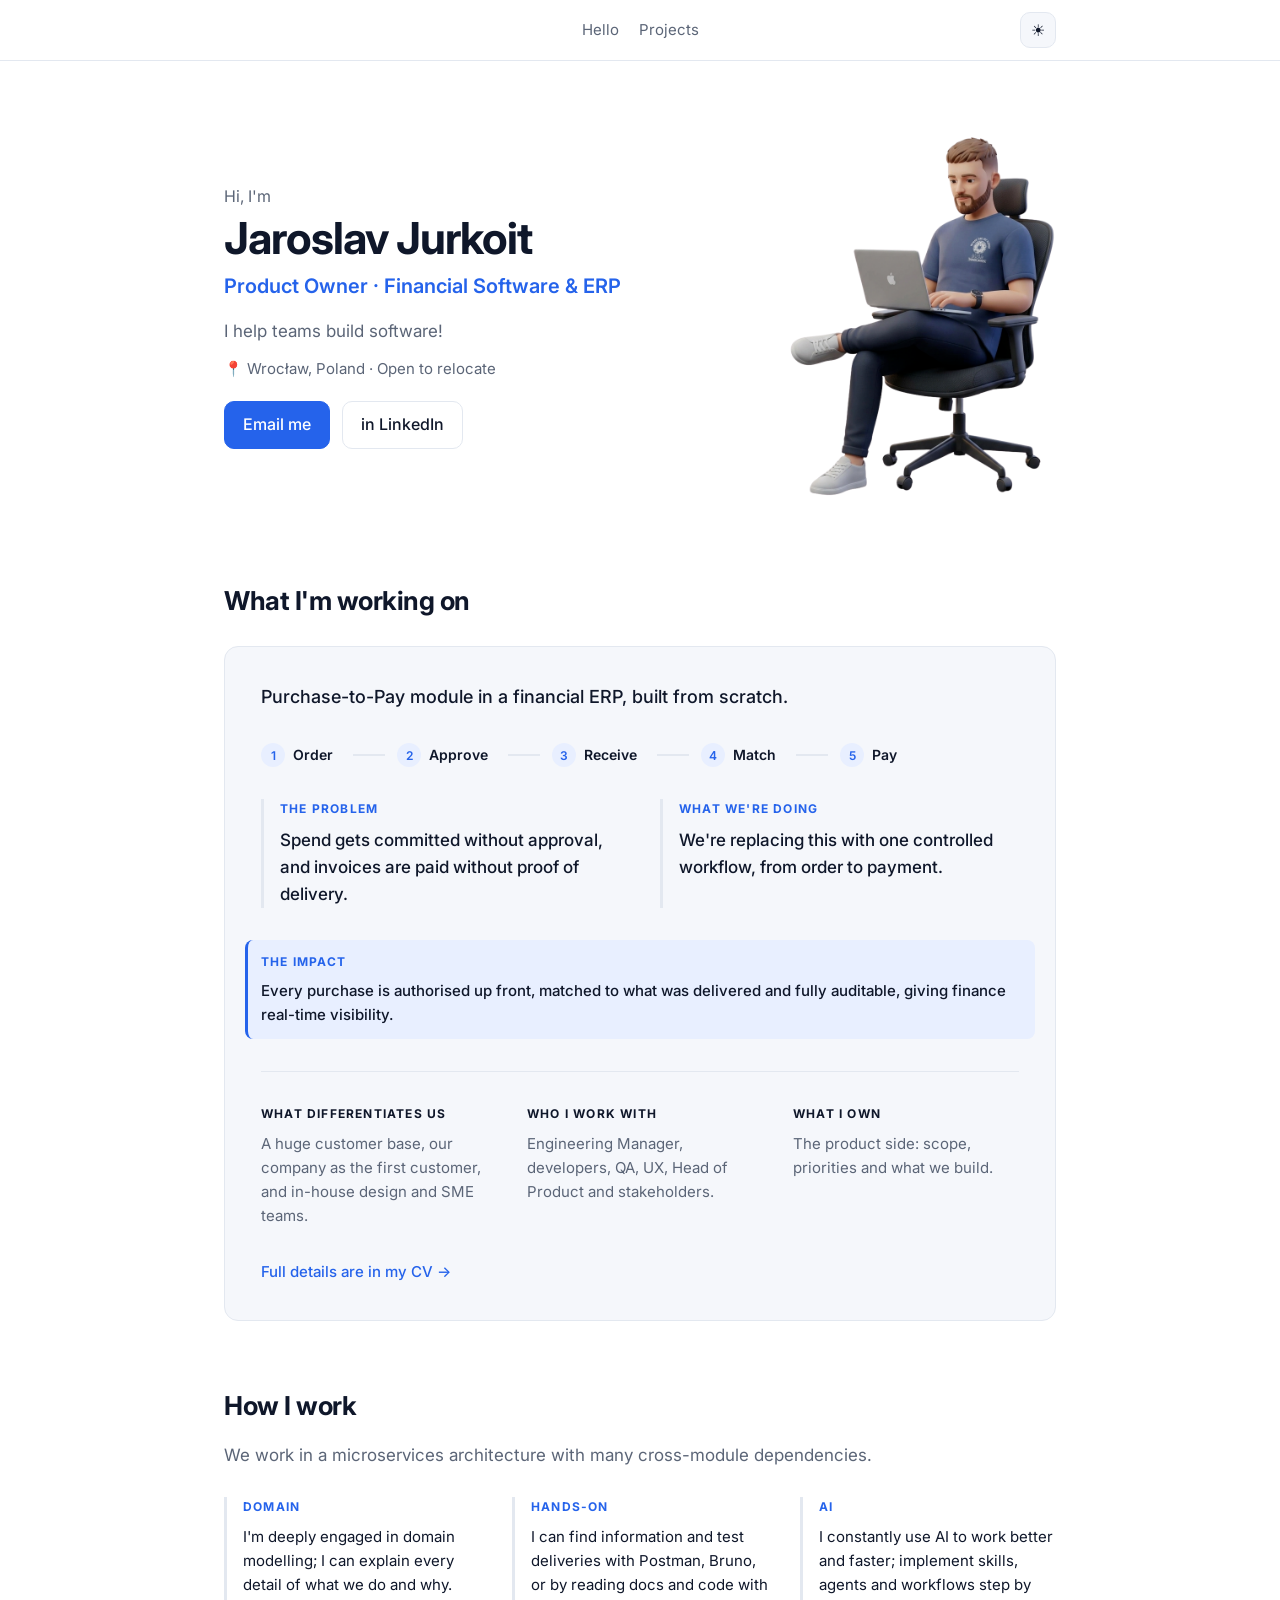
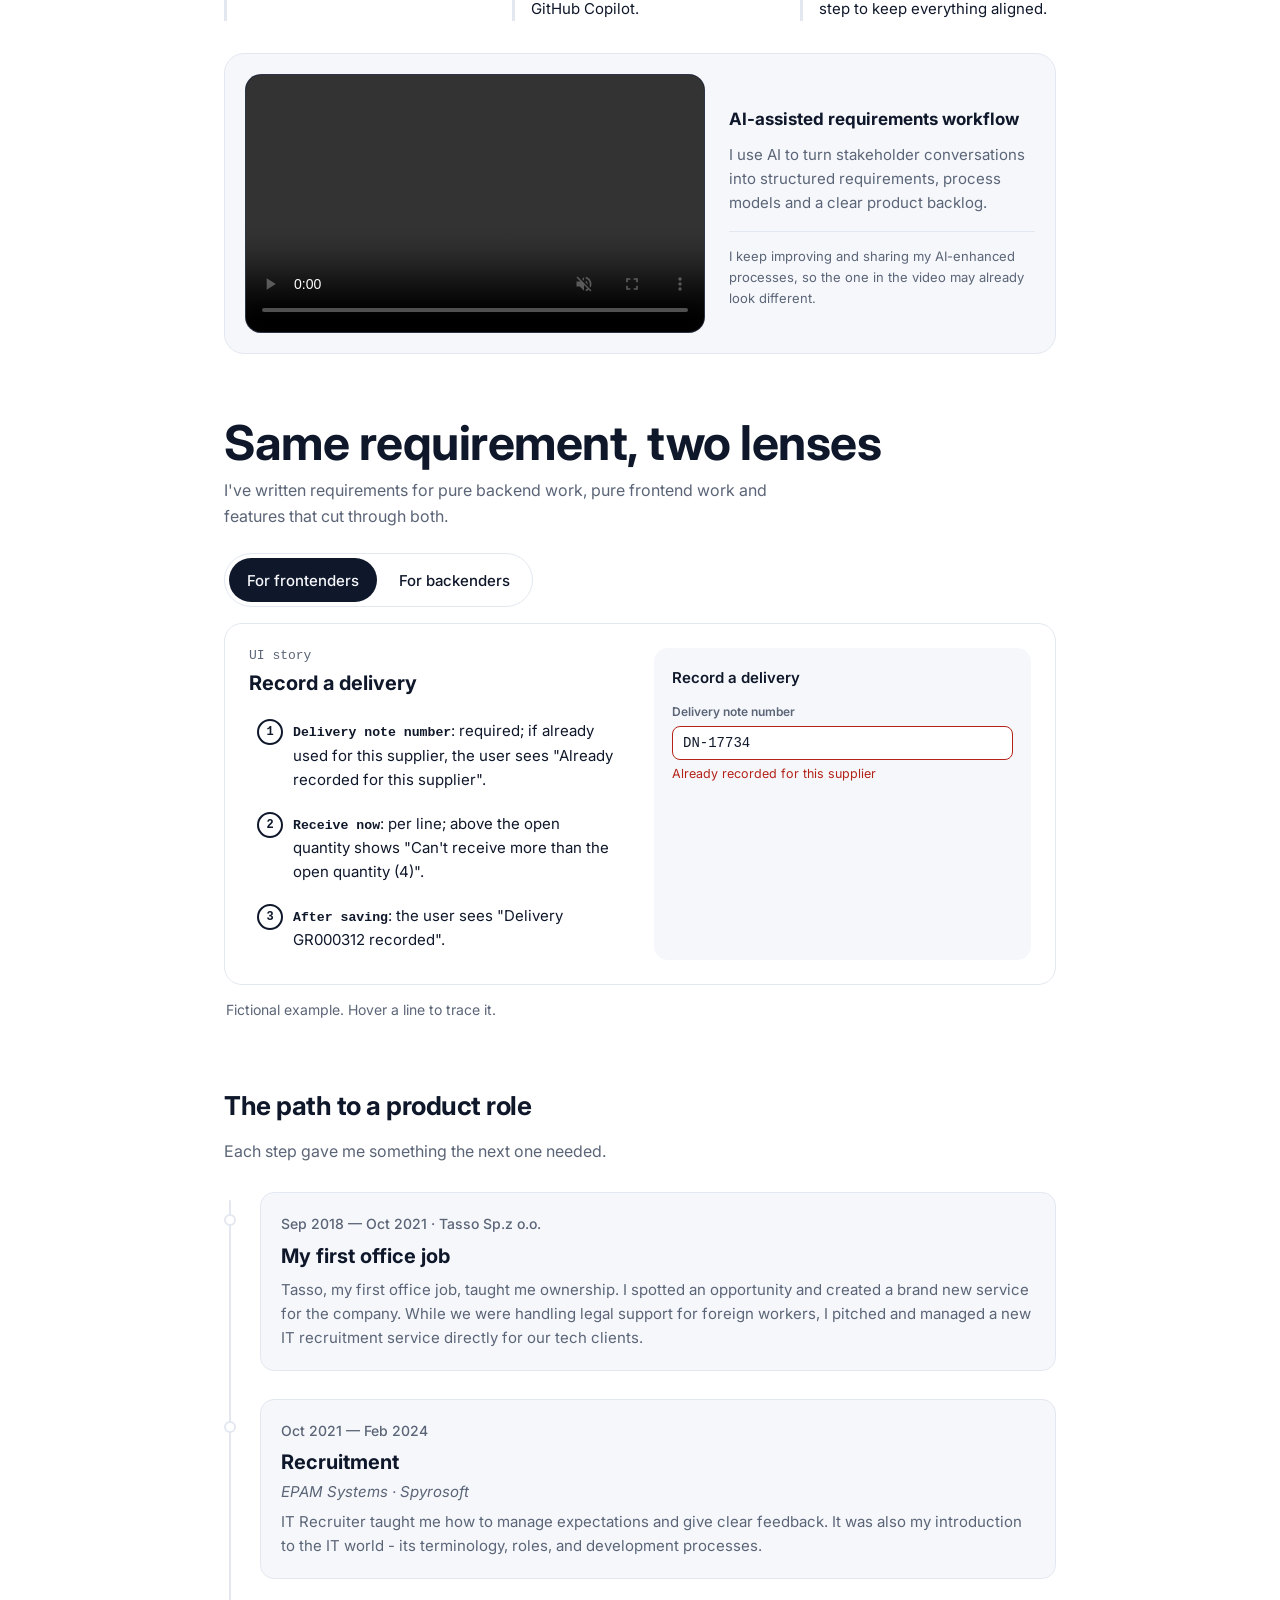
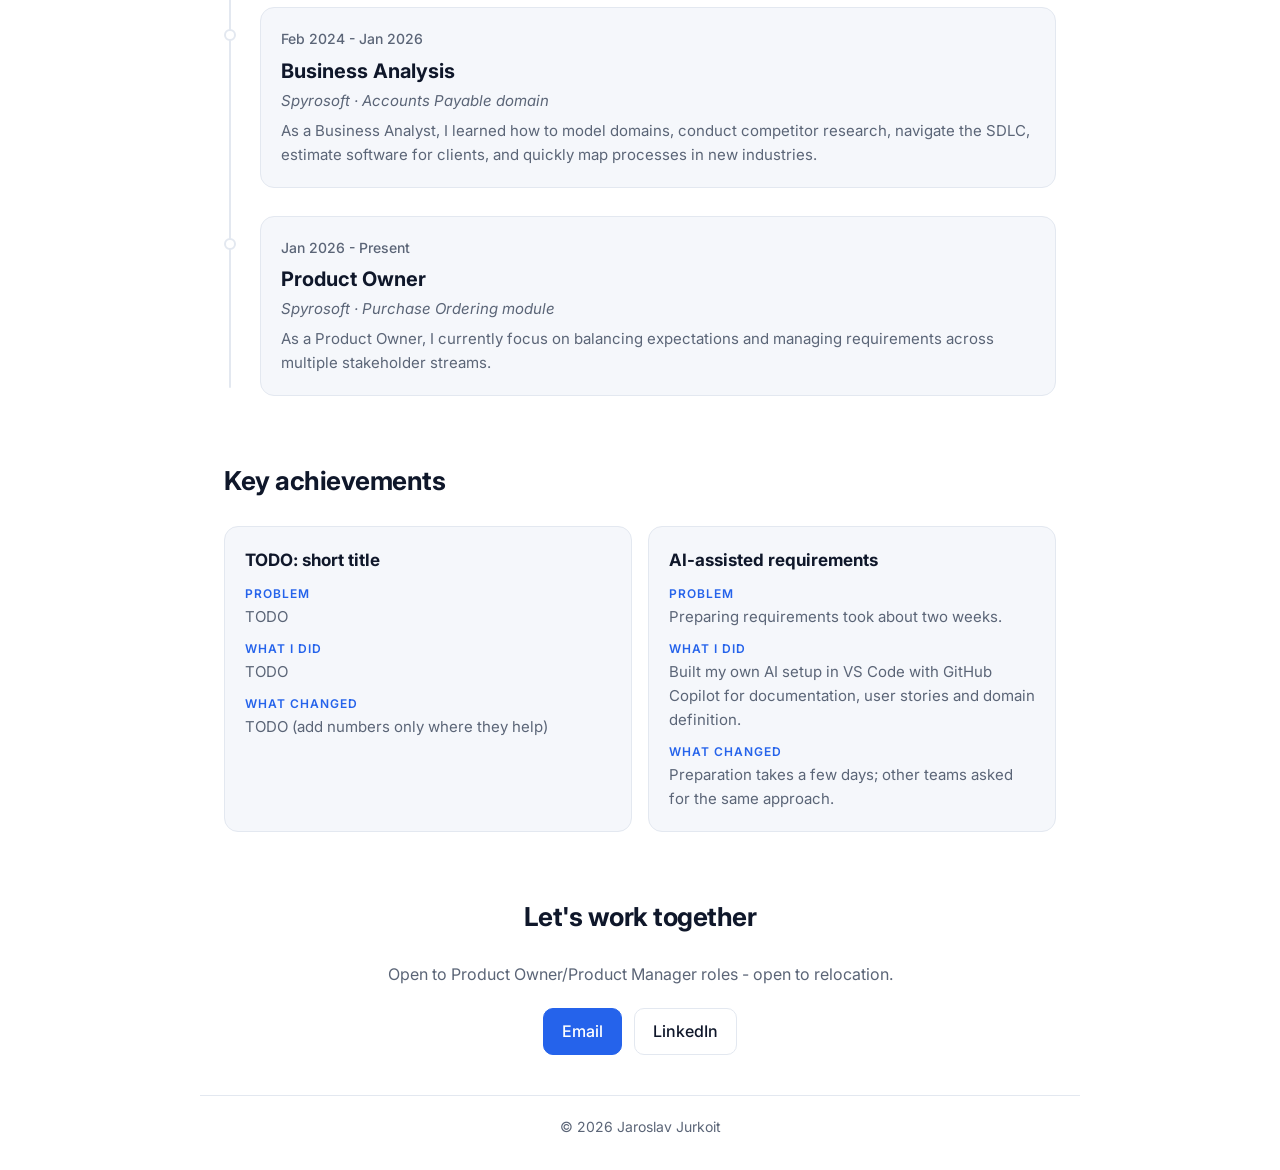
<file: index.html>
<!DOCTYPE html>
<html lang="en">
<head>
  <meta charset="UTF-8">
  <meta name="viewport" content="width=device-width, initial-scale=1.0">
  <title>Jaroslav Jurkoit — Product Owner</title>
  <meta name="description" content="Jaroslav Jurkoit — Product Owner in financial software & ERP. Wrocław, Poland · Open to remote.">
  <link rel="icon" type="image/png" href="v2/favicon.png">
  <link rel="preconnect" href="https://fonts.googleapis.com">
  <link rel="preconnect" href="https://fonts.gstatic.com" crossorigin>
  <link href="https://fonts.googleapis.com/css2?family=Inter:wght@400;500;600;700&display=swap" rel="stylesheet">
  <link rel="stylesheet" href="style.css">
  <link rel="stylesheet" href="v2/v2.css">
  <link rel="stylesheet" href="v2/audiences.css">
  <script>
    // Apply saved theme before paint to avoid a flash
    (function () {
      var t = localStorage.getItem('theme');
      if (t) document.documentElement.setAttribute('data-theme', t);
    })();
  </script>
</head>
<body>
  <header class="nav">
    <div class="container nav-inner">
      <nav>
        <a href="#hello">Hello</a>
        <a href="v2/side-projects.html">Projects</a>
      </nav>
      <button class="theme-toggle" id="themeToggle" aria-label="Toggle dark mode">
        <span class="icon-sun">☀</span><span class="icon-moon">☾</span>
      </button>
    </div>
  </header>

  <main id="top">
    <!-- 1. Hello — who I am now -->
    <section id="hello" class="hero hero-character">
      <div class="hero-copy">
        <p class="eyebrow">Hi, I'm</p>
        <h1>Jaroslav Jurkoit</h1>
        <p class="role">Product Owner · Financial Software &amp; ERP</p>
        <!-- TODO: replace with your own short personal text (2–3 sentences, no CV recap) -->
        <p class="lead">
          I help teams build software! 
        </p>
        <p class="meta">📍 Wrocław, Poland · Open to relocate</p>
        <div class="links">
          <a class="btn primary" href="mailto:jaroslaw.jurkoic@gmail.com">Email me</a>
          <a class="btn" href="https://www.linkedin.com/in/jaroslav-jurkoit" target="_blank" rel="noopener">in LinkedIn</a>
        </div>
      </div>
      <div class="hero-art">
        <img src="v2/hero-character.png" alt="Illustration of Jaroslav working on a laptop">
      </div>
    </section>

    <!-- 2. What I'm working on -->
    <section id="now" class="container section">
      <h2>What I'm working on</h2>
      <div class="now reveal">
        <div class="now-head">
          <p>Purchase-to-Pay module in a financial ERP, built from scratch.</p>
        </div>

        <ol class="p2p" aria-label="Purchase-to-Pay workflow: order, approve, receive, match, pay">
          <li><span class="p2p-dot">1</span>Order</li>
          <li><span class="p2p-dot">2</span>Approve</li>
          <li><span class="p2p-dot">3</span>Receive</li>
          <li><span class="p2p-dot">4</span>Match</li>
          <li><span class="p2p-dot">5</span>Pay</li>
        </ol>

        <div class="now-pair">
          <div><h4>The problem</h4><p>Spend gets committed without approval, and invoices are paid without proof of delivery.</p></div>
          <div><h4>What we're doing</h4><p>We're replacing this with one controlled workflow, from order to payment.</p></div>
        </div>

        <div class="now-impact">
          <h4>The impact</h4>
          <p>Every purchase is authorised up front, matched to what was delivered and fully auditable, giving finance real-time visibility.</p>
        </div>

        <div class="now-small">
          <div><h4>What differentiates us</h4><p>A huge customer base, our company as the first customer, and in-house design and SME teams.</p></div>
          <div><h4>Who I work with</h4><p>Engineering Manager, developers, QA, UX, Head of Product and stakeholders.</p></div>
          <div><h4>What I own</h4><p>The product side: scope, priorities and what we build.</p></div>
        </div>

        <a class="more" href="https://www.linkedin.com/in/jaroslav-jurkoit" target="_blank" rel="noopener">Full details are in my CV →</a>
      </div>
    </section>

    <!-- 3. How I work -->
    <section id="approach" class="container section">
      <h2>How I work</h2>
      <p class="how-lead">We work in a microservices architecture with many cross-module dependencies.</p>
      <div class="how-points">
        <div><h4>Domain</h4><p>I'm deeply engaged in domain modelling; I can explain every detail of what we do and why.</p></div>
        <div><h4>Hands-on</h4><p>I can find information and test deliveries with Postman, Bruno, or by reading docs and code with GitHub Copilot.</p></div>
        <div><h4>AI</h4><p>I constantly use AI to work better and faster; implement skills, agents and workflows step by step to keep everything aligned.</p></div>
      </div>
      <div class="project-demo how-work-demo">
        <div class="video-wrap">
          <video class="project-video how-video" controls muted playsinline preload="metadata" aria-label="AI-assisted requirements workflow demo">
            <source src="ai-requirements-workflow%20%281%29.mp4" type="video/mp4">
            Your browser does not support embedded video.
          </video>
        </div>
        <div class="project-copy">
          <h3>AI-assisted requirements workflow</h3>
          <p>I use AI to turn stakeholder conversations into structured requirements, process models and a clear product backlog.</p>
          <p class="how-note">I keep improving and sharing my AI-enhanced processes, so the one in the video may already look different.</p>
        </div>
      </div>
    </section>

    <section id="audiences" class="container section" aria-labelledby="audiences-title">
      <div class="aud-wrap">
        <h2 id="audiences-title">Same requirement, two lenses</h2>
        <p class="aud-lead">I've written requirements for pure backend work, pure frontend work and features that cut through both.</p>

        <div class="aud-tabs" role="tablist" aria-label="Audience">
          <button role="tab" aria-selected="true" aria-controls="aud-ui" data-audience="ui" tabindex="0">For frontenders</button>
          <button role="tab" aria-selected="false" aria-controls="aud-be" data-audience="be" tabindex="-1">For backenders</button>
        </div>

        <div class="aud-card">
          <div>
            <p class="aud-kicker" id="aud-kicker">UI story</p>
            <h3>Record a delivery</h3>
            <ol class="aud-items" id="aud-items"></ol>
          </div>

          <div class="aud-stage" id="aud-ui" role="tabpanel" aria-label="Screen built from the UI story">
            <div class="aud-screen-title">Record a delivery</div>
            <div class="aud-fld" data-aud-to="1"><label>Delivery note number</label><div class="aud-box">DN-17734</div><div class="aud-err">Already recorded for this supplier</div></div>
            <div class="aud-fld" data-aud-to="2"><label>Receive now: Monitor arm</label><div class="aud-box">5</div><div class="aud-err">Can't receive more than the open quantity (4)</div></div>
            <div class="aud-save" data-aud-to="3"><span class="aud-btn">Save delivery</span><span class="aud-ok">Delivery GR000312 recorded</span></div>
          </div>

          <div class="aud-stage" id="aud-be" role="tabpanel" aria-label="API and schema built from the backend story" hidden>
            <div class="aud-code" data-aud-to="3"><b>POST</b> /goods-receipts → 201 GR000312</div>
            <div class="aud-tables">
              <div class="aud-tbl"><div class="aud-th">goods_receipt</div>
                <div class="aud-tr" data-aud-to="3"><span>reference_number</span><span>UQ</span></div>
                <div class="aud-tr" data-aud-to="1"><span>delivery_note_no</span><span>varchar(40)</span></div>
              </div>
              <div class="aud-tbl"><div class="aud-th">goods_receipt_line</div>
                <div class="aud-tr" data-aud-to="2"><span>quantity</span><span>dec(12,3)</span></div>
              </div>
            </div>
            <div class="aud-code" data-aud-to="1">422 DUPLICATE_DELIVERY_NOTE</div>
            <div class="aud-code" data-aud-to="2">422 QUANTITY_EXCEEDS_OPEN</div>
          </div>
        </div>
        <p class="aud-foot">Fictional example. Hover a line to trace it.</p>
      </div>
    </section>

    <!-- 4. Path to a product role -->
    <section id="path" class="container section">
      <h2>The path to a product role</h2>
      <p class="path-intro">Each step gave me something the next one needed.</p>

      <ol class="path" id="path-road">
        <li class="path-line" aria-hidden="true"><span class="path-fill" id="pathFill"></span></li>

        <li class="milestone reveal">
          <span class="dot" aria-hidden="true"></span>
          <div class="card">
            <div class="when">Sep 2018 — Oct 2021 · Tasso Sp.z o.o.</div>
            <h3>My first office job</h3>
            <p>Tasso, my first office job, taught me ownership. I spotted an opportunity and created a brand new service for the company. While we were handling legal support for foreign workers, I pitched and managed a new IT recruitment service directly for our tech clients.</p>
          </div>
        </li>

        <li class="milestone reveal">
          <span class="dot" aria-hidden="true"></span>
          <div class="card">
            <div class="when">Oct 2021 — Feb 2024</div>
            <h3>Recruitment</h3>
            <p class="note">EPAM Systems · Spyrosoft</p>
            <p>IT Recruiter taught me how to manage expectations and give clear feedback. It was also my introduction to the IT world - its terminology, roles, and development processes.</p>
          </div>
        </li>

        <li class="milestone reveal">
          <span class="dot" aria-hidden="true"></span>
          <div class="card">
            <div class="when">Feb 2024 - Jan 2026</div>
            <h3>Business Analysis</h3>
            <p class="note">Spyrosoft · Accounts Payable domain</p>
            <p>As a Business Analyst, I learned how to model domains, conduct competitor research, navigate the SDLC, estimate software for clients, and quickly map processes in new industries.</p>
          </div>
        </li>

        <li class="milestone reveal">
          <span class="dot" aria-hidden="true"></span>
          <div class="card">
            <div class="when">Jan 2026 - Present</div>
            <h3>Product Owner</h3>
            <p class="note">Spyrosoft · Purchase Ordering module</p>
            <p>As a Product Owner, I currently focus on balancing expectations and managing requirements across multiple stakeholder streams.</p>
          </div>
        </li>
      </ol>
    </section>

    <!-- 6. Key achievements -->
    <section id="achievements" class="container section">
      <h2>Key achievements</h2>
      <div class="grid cards">
        <div class="card reveal story-card">
          <h3>TODO: short title</h3>
          <dl>
            <dt>Problem</dt><dd>TODO</dd>
            <dt>What I did</dt><dd>TODO</dd>
            <dt>What changed</dt><dd>TODO (add numbers only where they help)</dd>
          </dl>
        </div>
        <div class="card reveal story-card">
          <h3>AI-assisted requirements</h3>
          <dl>
            <dt>Problem</dt><dd>Preparing requirements took about two weeks.</dd>
            <dt>What I did</dt><dd>Built my own AI setup in VS Code with GitHub Copilot for documentation, user stories and domain definition.</dd>
            <dt>What changed</dt><dd>Preparation takes a few days; other teams asked for the same approach.</dd>
          </dl>
        </div>
      </div>
    </section>

    <!-- Contact -->
    <section id="contact" class="container section contact">
      <h2>Let's work together</h2>
      <p>Open to Product Owner/Product Manager roles - open to relocation.</p>
      <div class="links center">
        <a class="btn primary" href="mailto:jaroslaw.jurkoic@gmail.com">Email</a>
        <a class="btn" href="https://www.linkedin.com/in/jaroslav-jurkoit" target="_blank" rel="noopener">LinkedIn</a>
      </div>
    </section>
  </main>

  <footer class="container footer">
    © <span id="year"></span> Jaroslav Jurkoit
  </footer>

  <script src="v2/v2.js"></script>
  <script src="v2/audiences.js"></script>
</body>
</html>
</file>
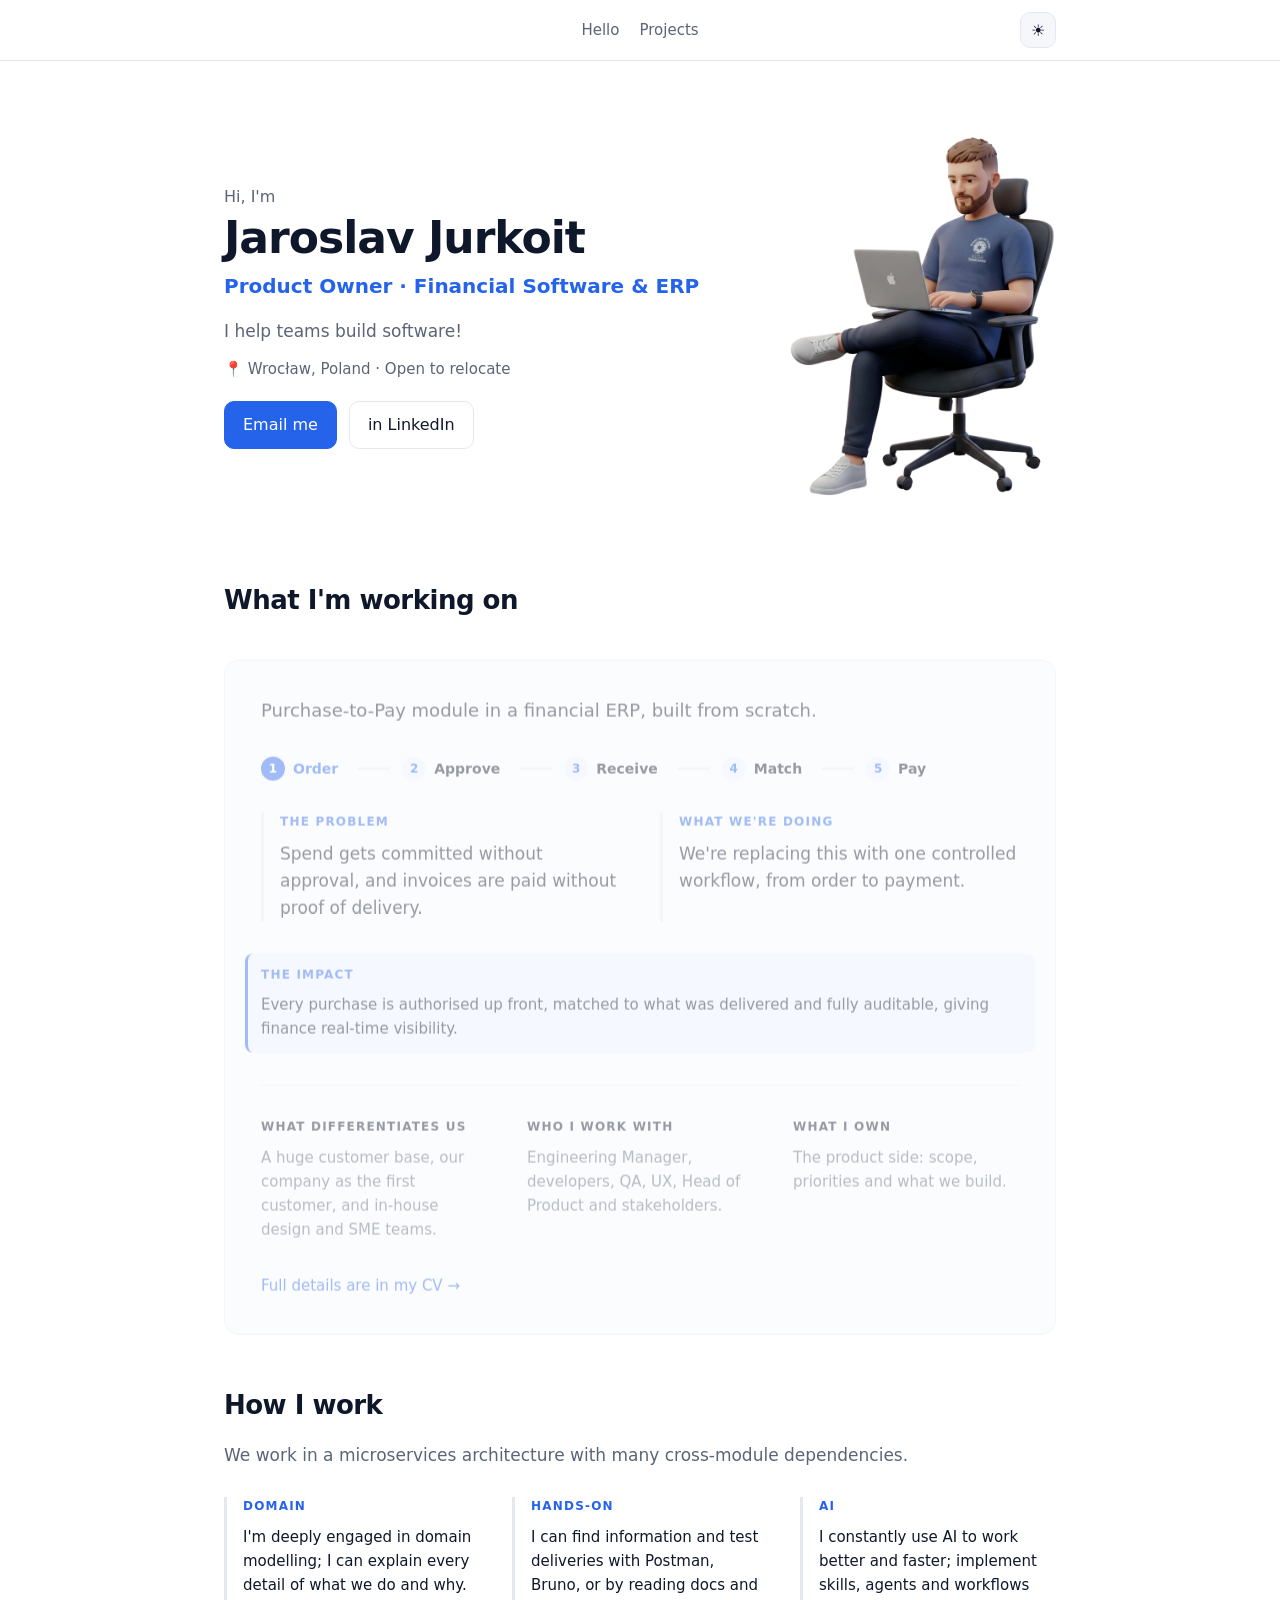
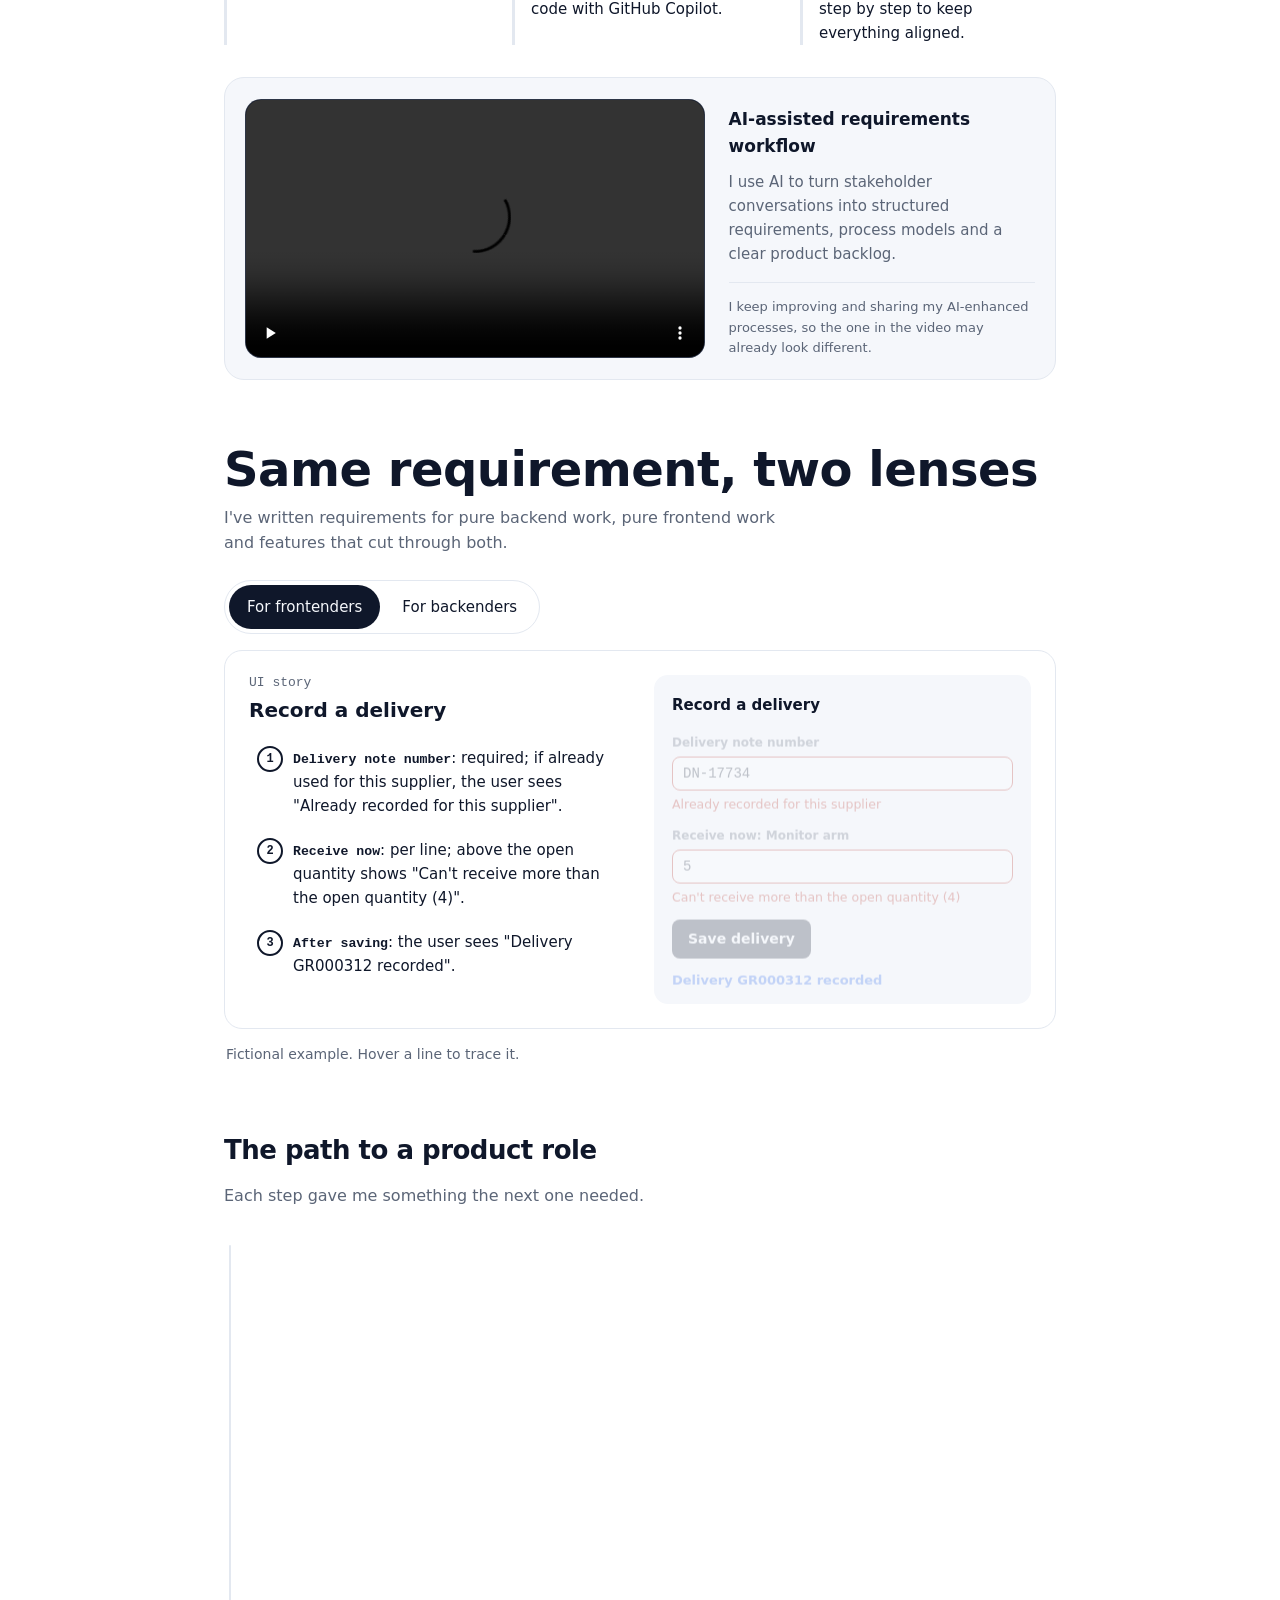
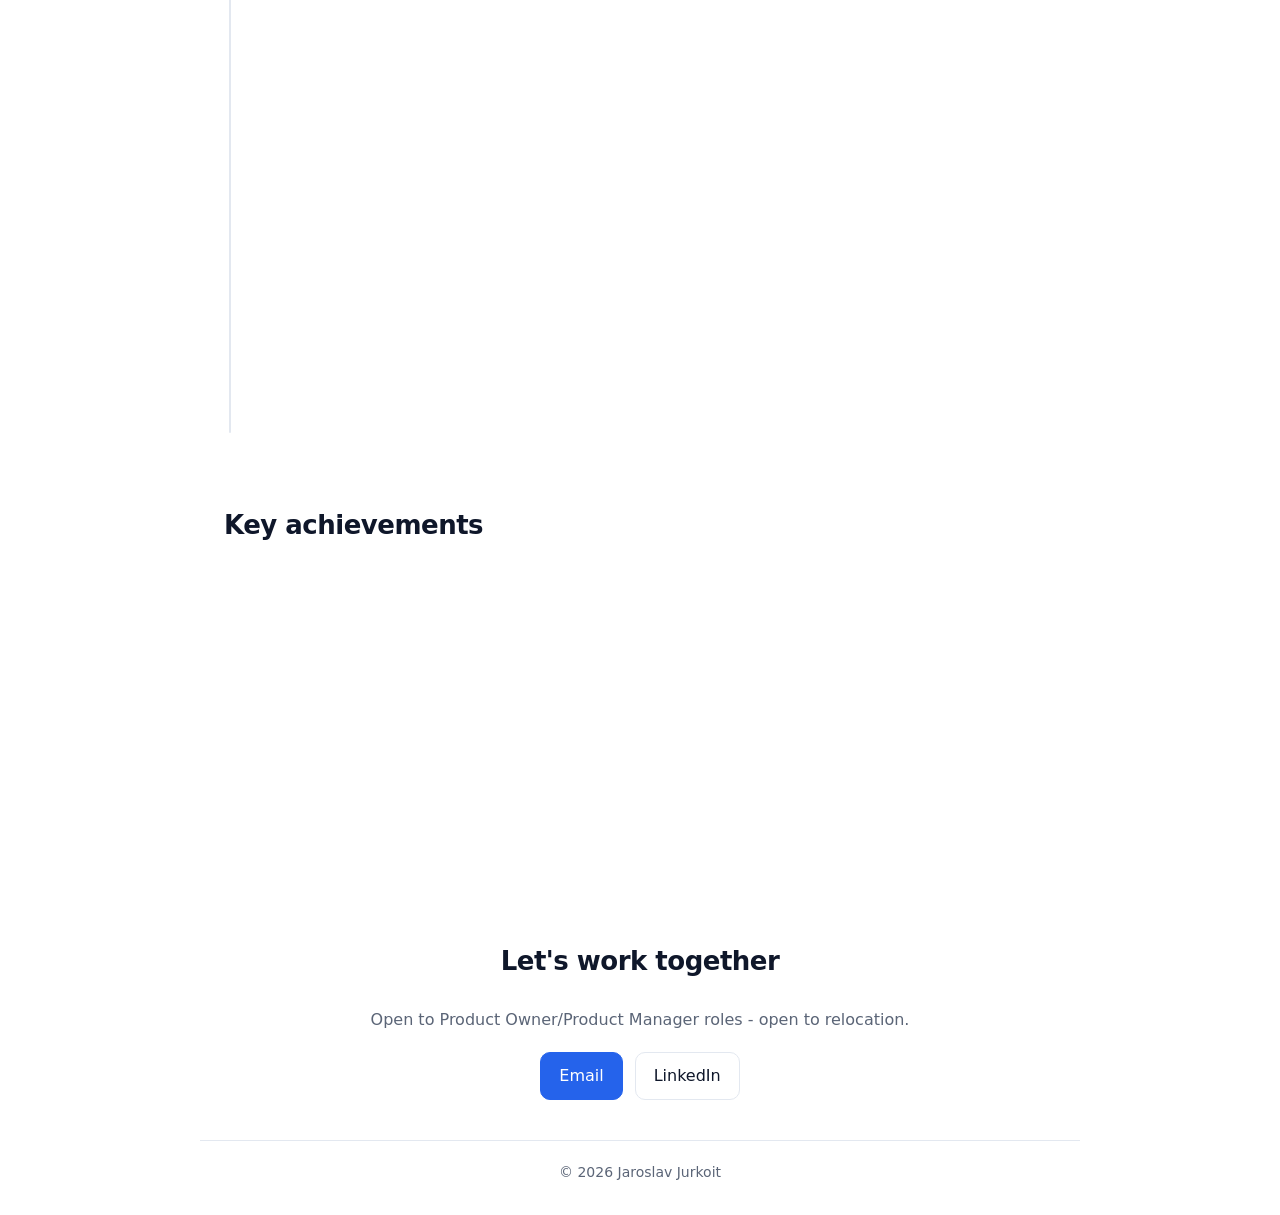
<file: v2/index.html>
<!DOCTYPE html>
<html lang="en">
<head>
  <meta charset="UTF-8">
  <meta http-equiv="refresh" content="0; url=../">
  <link rel="canonical" href="../">
  <title>Jaroslav Jurkoit — Product Owner</title>
</head>
<body><a href="../">Moved to the main page</a></body>
</html>
</file>
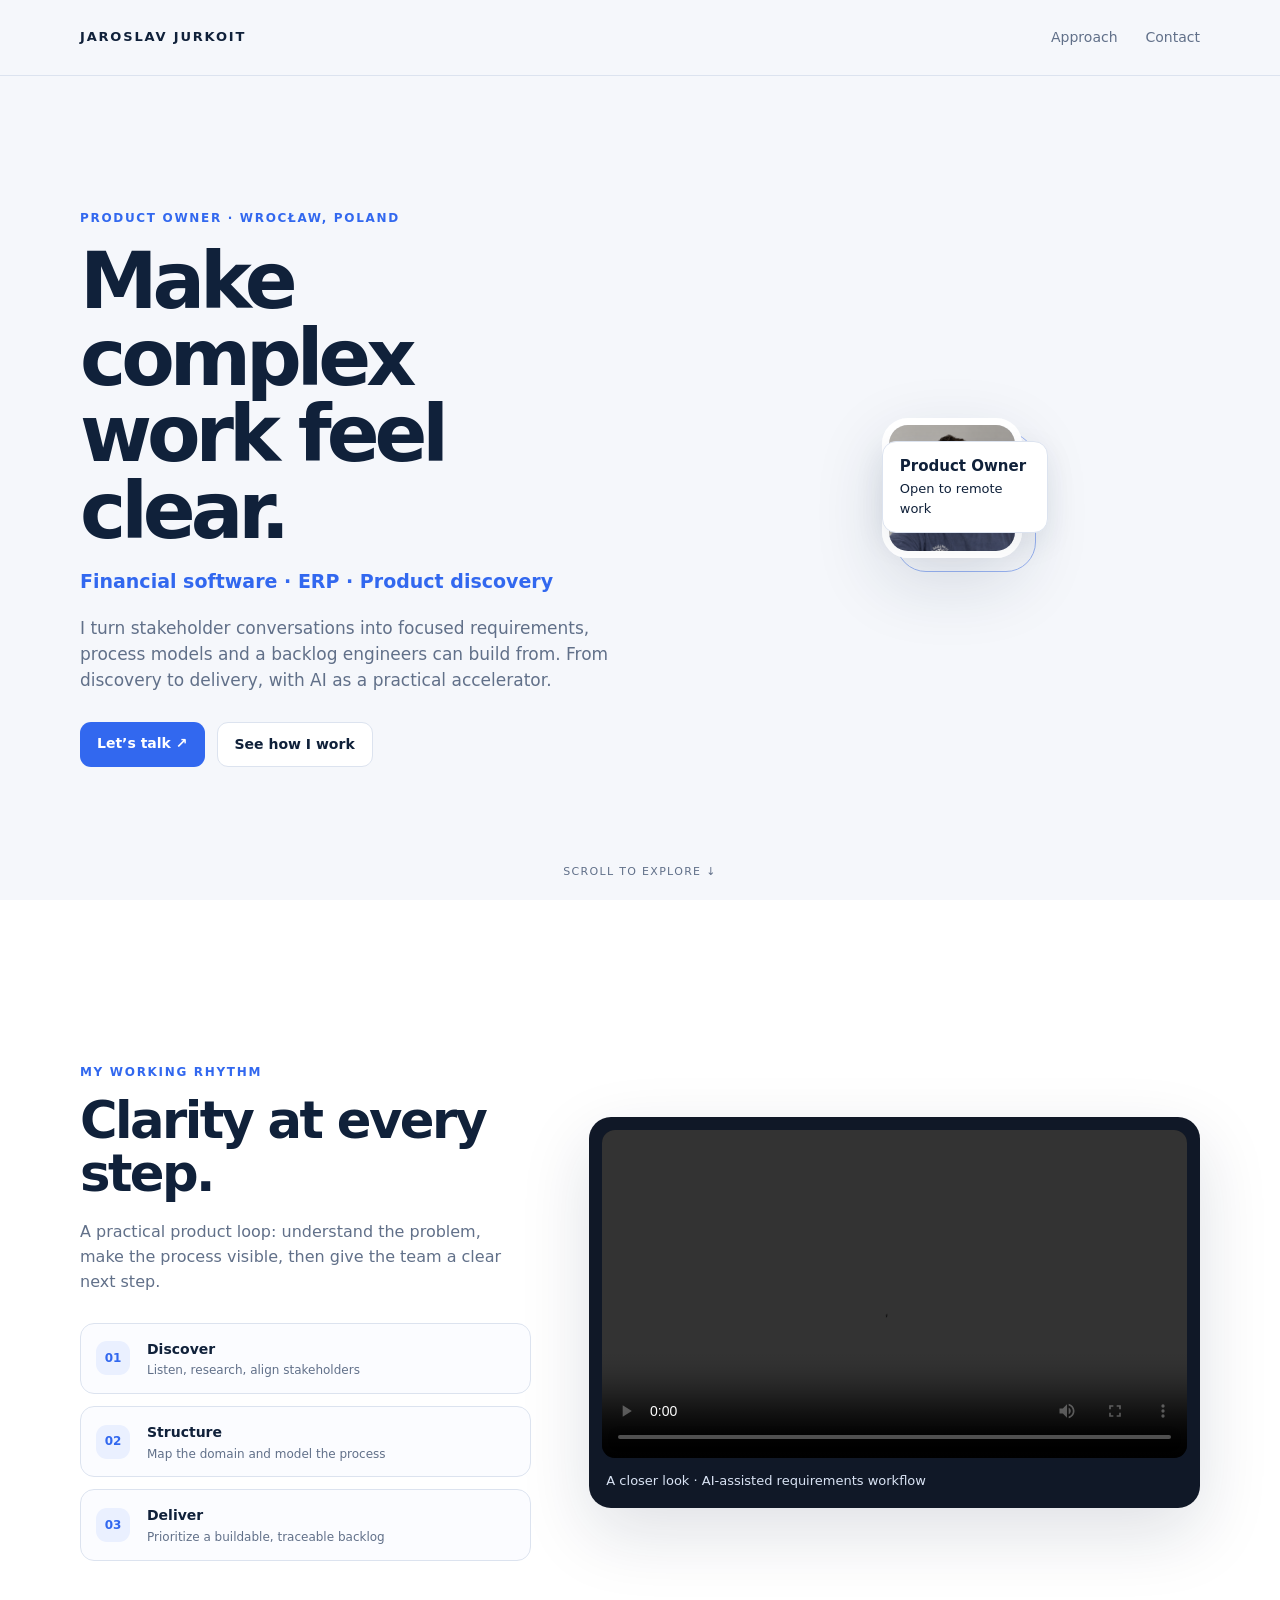
<file: concept-1.html>
<!doctype html>
<html lang="en">
<head>
  <meta charset="utf-8">
  <meta name="viewport" content="width=device-width, initial-scale=1">
  <meta name="theme-color" content="#f5f7fb">
  <title>Jaroslav Jurkoit — Product Owner | Concept 01</title>
  <style>
    :root{color-scheme:light;--ink:#10213a;--muted:#617089;--blue:#3268ef;--paper:#f5f7fb;--line:#dce3ef;--white:#fff}
    *{box-sizing:border-box}html{scroll-behavior:smooth;scroll-snap-type:y proximity}body{margin:0;background:var(--paper);color:var(--ink);font:16px/1.55 Inter,ui-sans-serif,system-ui,-apple-system,sans-serif}
    a{color:inherit;text-decoration:none}.wrap{width:min(1120px,calc(100% - 56px));margin:auto}
    header{height:76px;display:flex;align-items:center;border-bottom:1px solid var(--line)}header .wrap{display:flex;align-items:center;justify-content:space-between}
    .wordmark{font-size:13px;font-weight:750;letter-spacing:.14em;text-transform:uppercase}.nav{display:flex;gap:28px;color:var(--muted);font-size:14px}.nav a:hover{color:var(--blue)}
    .screen{min-height:calc(100svh - 76px);padding:62px 0;display:grid;align-items:center;scroll-snap-align:start}
    .hero{grid-template-columns:1fr .9fr;gap:72px}.eyebrow{color:var(--blue);text-transform:uppercase;letter-spacing:.14em;font-size:12px;font-weight:750}
    h1{font-size:clamp(46px,6.5vw,78px);line-height:.98;letter-spacing:-.065em;margin:16px 0}.role{font-size:19px;color:var(--blue);font-weight:650;margin:18px 0}
    .intro{max-width:570px;color:var(--muted);font-size:17px}.actions{display:flex;gap:12px;margin-top:28px;flex-wrap:wrap}
    .button{padding:11px 17px;border-radius:11px;background:var(--blue);color:white;font-size:14px;font-weight:650;transition:transform .2s,box-shadow .2s}
    .button:hover{transform:translateY(-3px);box-shadow:0 10px 24px #3268ef38}.button.secondary{background:white;color:var(--ink);border:1px solid var(--line)}
    .portrait-card{position:relative;width:140px;justify-self:center;animation:float 6s ease-in-out infinite}
    .portrait-card:before{content:"";position:absolute;inset:14px -14px -14px 14px;border:1px solid #9ab4f3;border-radius:30px}
    .portrait{position:relative;display:block;width:100%;aspect-ratio:1;object-fit:cover;object-position:center 15%;border-radius:26px;border:7px solid white;box-shadow:0 24px 70px #172b4a24}
    .profile-note{position:absolute;right:-26px;bottom:25px;padding:13px 17px;background:white;border:1px solid var(--line);border-radius:14px;box-shadow:0 10px 30px #172b4a15;font-size:13px;animation:arrive .8s .3s both}
    .profile-note b{display:block;font-size:15px}.scroll-hint{position:absolute;bottom:20px;left:50%;transform:translateX(-50%);color:var(--muted);font-size:11px;letter-spacing:.12em;text-transform:uppercase}
    .hero-screen{position:relative}
    .second{background:#fff}.second-inner{display:grid;grid-template-columns:.85fr 1.15fr;gap:58px;align-items:center}
    h2{font-size:clamp(34px,4vw,52px);line-height:1.04;letter-spacing:-.05em;margin:12px 0 20px}.copy{color:var(--muted);max-width:440px}
    .steps{display:grid;gap:12px;margin-top:28px}.step{display:grid;grid-template-columns:38px 1fr;align-items:center;gap:13px;padding:13px 15px;border:1px solid var(--line);border-radius:14px;background:#fbfcff;animation:arrive .7s both}
    .step:nth-child(2){animation-delay:.15s}.step:nth-child(3){animation-delay:.3s}.number{height:34px;width:34px;border-radius:11px;background:#eaf0ff;color:var(--blue);display:grid;place-items:center;font-size:12px;font-weight:750}
    .step b{font-size:14px}.step small{display:block;color:var(--muted);font-size:12px}
    .demo{padding:13px;background:#101827;border-radius:22px;box-shadow:0 25px 70px #10213a22;transform:translateY(0);transition:transform .35s}.demo:hover{transform:translateY(-6px)}
    video{display:block;width:100%;aspect-ratio:16/9;background:#090e18;border-radius:13px}.demo-caption{padding:13px 4px 3px;color:#d9e3f4;font-size:13px}
    .fade{opacity:0;transform:translateY(24px);transition:opacity .7s ease,transform .7s ease}.fade.visible{opacity:1;transform:none}
    @keyframes float{0%,100%{transform:translateY(0)}50%{transform:translateY(-9px)}}@keyframes arrive{from{opacity:0;transform:translateY(15px)}to{opacity:1;transform:translateY(0)}}
    @media(max-width:760px){.wrap{width:min(100% - 36px,560px)}header{height:64px}.nav{gap:14px;font-size:12px}.nav a:nth-child(2){display:none}.screen{min-height:auto;padding:58px 0}.hero{grid-template-columns:1fr;gap:38px}.hero-screen{padding-bottom:56px}.profile-note{right:-22px}.second-inner{grid-template-columns:1fr;gap:32px}.scroll-hint{display:none}}
    @media(prefers-reduced-motion:reduce){*,*:before,*:after{scroll-behavior:auto!important;animation-duration:.01ms!important;animation-iteration-count:1!important;transition-duration:.01ms!important}.fade{opacity:1;transform:none}}
  </style>
</head>
<body>
  <header><div class="wrap"><a class="wordmark" href="#top">Jaroslav Jurkoit</a><nav class="nav" aria-label="Main navigation"><a href="#approach">Approach</a><a href="mailto:jaroslaw.jurkoic@gmail.com">Contact</a></nav></div></header>
  <main id="top">
    <section class="screen hero hero-screen wrap">
      <div><div class="eyebrow">Product Owner · Wrocław, Poland</div><h1>Make complex<br>work feel clear.</h1><p class="role">Financial software · ERP · Product discovery</p><p class="intro">I turn stakeholder conversations into focused requirements, process models and a backlog engineers can build from. From discovery to delivery, with AI as a practical accelerator.</p><div class="actions"><a class="button" href="mailto:jaroslaw.jurkoic@gmail.com">Let’s talk ↗</a><a class="button secondary" href="#approach">See how I work</a></div></div>
      <div class="portrait-card"><img class="portrait" src="./Casual%20Nautical%20Club%20Selfie.png" alt="Portrait of Jaroslav Jurkoit"><div class="profile-note"><b>Product Owner</b>Open to remote work</div></div>
      <a class="scroll-hint" href="#approach">Scroll to explore ↓</a>
    </section>
    <section class="screen second" id="approach"><div class="wrap second-inner">
      <div class="fade"><div class="eyebrow">My working rhythm</div><h2>Clarity at every step.</h2><p class="copy">A practical product loop: understand the problem, make the process visible, then give the team a clear next step.</p><div class="steps"><div class="step"><span class="number">01</span><div><b>Discover</b><small>Listen, research, align stakeholders</small></div></div><div class="step"><span class="number">02</span><div><b>Structure</b><small>Map the domain and model the process</small></div></div><div class="step"><span class="number">03</span><div><b>Deliver</b><small>Prioritize a buildable, traceable backlog</small></div></div></div></div>
      <div class="demo fade"><video controls playsinline preload="metadata" aria-label="AI-assisted requirements workflow demo"><source src="./ai-requirements-workflow%20%281%29.mp4" type="video/mp4">Your browser does not support embedded video.</video><div class="demo-caption">A closer look · AI-assisted requirements workflow</div></div>
    </div></section>
  </main>
  <script>const observer=new IntersectionObserver(entries=>entries.forEach(entry=>{if(entry.isIntersecting){entry.target.classList.add("visible");observer.unobserve(entry.target)}}),{threshold:.18});document.querySelectorAll(".fade").forEach(el=>observer.observe(el));</script>
</body>
</html>
</file>
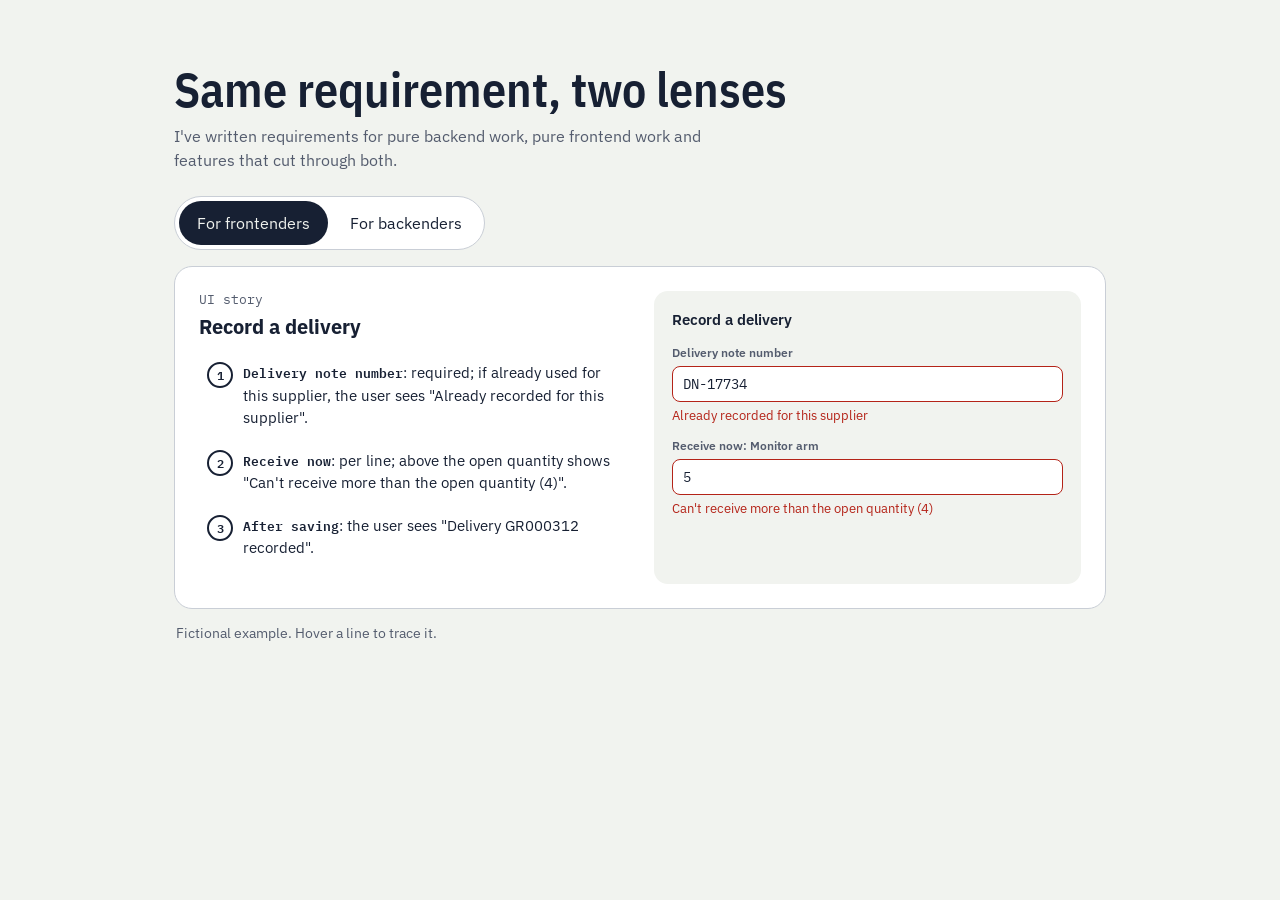
<file: Same requirement, two audiences.html>
<!doctype html>
<html lang="en">
<head>
<meta charset="utf-8">
<meta name="viewport" content="width=device-width, initial-scale=1, viewport-fit=cover">
<title>Same requirement, two audiences</title>
<link rel="preconnect" href="https://fonts.googleapis.com">
<link rel="preconnect" href="https://fonts.gstatic.com" crossorigin>
<link href="https://fonts.googleapis.com/css2?family=IBM+Plex+Mono:wght@400;600&family=IBM+Plex+Sans+Condensed:wght@600&family=IBM+Plex+Sans:wght@400;500;600&display=swap" rel="stylesheet">
<style>
:root {
  --paper: #F1F3EF; --surface: #FFFFFF; --ink: #172033; --muted: #545C6E; --rule: #C9CED6;
  --cobalt: #2F4FD8; --on-cobalt: #FFFFFF; --tint: rgba(47, 79, 216, .10); --lane: #E4E9F8; --error: #B42318;
  --mono: "IBM Plex Mono", ui-monospace, Menlo, monospace;
  box-sizing: border-box;
  padding-top: env(safe-area-inset-top, 0px);
  padding-bottom: env(safe-area-inset-bottom, 0px);
}
@media (prefers-color-scheme: dark) {
  :root:not([data-theme="light"]) { --paper: #131824; --surface: #1B2131; --ink: #E8EBF1; --muted: #A6AEBF; --rule: #343C4F; --cobalt: #8098FF; --on-cobalt: #0E1323; --tint: rgba(128, 152, 255, .14); --lane: #1F2944; --error: #FF8A80; }
}
:root[data-theme="dark"] { --paper: #131824; --surface: #1B2131; --ink: #E8EBF1; --muted: #A6AEBF; --rule: #343C4F; --cobalt: #8098FF; --on-cobalt: #0E1323; --tint: rgba(128, 152, 255, .14); --lane: #1F2944; --error: #FF8A80; }
*, *::before, *::after { box-sizing: inherit; }
body { margin: 0; background: var(--paper); color: var(--ink); font: 16px/1.5 "IBM Plex Sans", system-ui, sans-serif; }

.wrap { max-width: 980px; margin: 0 auto; padding: 64px 24px; }
h2 { font: 600 clamp(32px, 4.4vw, 48px)/1.05 "IBM Plex Sans Condensed", "Arial Narrow", sans-serif; margin: 0 0 10px; }
.lead { color: var(--muted); margin: 0 0 24px; max-width: 560px; }

.tabs { display: inline-flex; gap: 4px; padding: 4px; border: 1px solid var(--rule); border-radius: 999px; background: var(--surface); margin-bottom: 16px; }
.tabs button { font: 500 15px var(--font, inherit); color: var(--ink); background: none; border: 0; border-radius: 999px; padding: 0 18px; min-height: 44px; cursor: pointer; }
.tabs button[aria-selected="true"] { background: var(--ink); color: var(--paper); }
.tabs button:focus-visible { outline: 2px solid var(--cobalt); outline-offset: 2px; }

.card { display: grid; grid-template-columns: minmax(0, 1fr) minmax(0, 1fr); gap: 28px; background: var(--surface); border: 1px solid var(--rule); border-radius: 18px; padding: 24px; }
@media (max-width: 760px) { .card { grid-template-columns: minmax(0, 1fr); } }

.kicker { font: 13px var(--mono); color: var(--muted); margin: 0 0 4px; }
h3 { font-size: 20px; margin: 0 0 12px; }
.items { list-style: none; margin: 0; padding: 0; display: grid; gap: 4px; transition: opacity .2s; }
.items.swap { opacity: 0; }
.items li { display: grid; grid-template-columns: 26px 1fr; gap: 10px; padding: 8px; border-radius: 10px; font-size: 15px; cursor: pointer; outline: none; }
.items li:hover, .items li.hl, .items li:focus-visible { background: var(--tint); }
.n { width: 26px; height: 26px; border-radius: 50%; border: 2px solid var(--ink); display: grid; place-items: center; font: 600 12px var(--mono); }
.items li.hl .n { background: var(--cobalt); border-color: var(--cobalt); color: var(--on-cobalt); }
code, .f { font-family: var(--mono); font-size: .88em; }
.f { font-weight: 600; }

.stage { border-radius: 14px; background: var(--paper); padding: 18px; min-height: 270px; display: grid; align-content: start; gap: 12px; }
.stage[hidden] { display: none; }
[data-to] { transition: opacity .4s, translate .4s; }
.armed [data-to]:not(.on) { opacity: 0; translate: 0 6px; }
.hl-mode [data-to]:not(.hl) { opacity: .25; }
[data-to].hl { outline: 2px solid var(--cobalt); outline-offset: 3px; border-radius: 8px; }

/* UI sketch */
.screen-title { font-weight: 600; font-size: 15px; }
.fld label { display: block; font-size: 12px; font-weight: 600; color: var(--muted); margin-bottom: 4px; }
.box { background: var(--surface); border: 1.5px solid var(--error); border-radius: 8px; padding: 8px 10px; font: 14px var(--mono); }
.err { font-size: 12.5px; color: var(--error); margin-top: 4px; }
.save { display: flex; flex-wrap: wrap; align-items: center; gap: 12px; }
.btn { background: var(--ink); color: var(--paper); border-radius: 8px; padding: 8px 16px; font-weight: 600; font-size: 14px; }
.ok { font-size: 13px; font-weight: 600; color: var(--cobalt); }

/* Backend sketch */
.code { font: 13px/1.5 var(--mono); background: var(--surface); border: 1px solid var(--rule); border-radius: 8px; padding: 8px 12px; overflow-x: auto; white-space: nowrap; }
.code b { color: var(--cobalt); }
.tables { display: grid; gap: 10px; }
.tbl { background: var(--surface); border: 1.5px solid var(--ink); border-radius: 8px; overflow: hidden; font: 12.5px var(--mono); }
.tbl .th { background: var(--lane); font-weight: 600; padding: 6px 10px; }
.tbl .tr { display: flex; justify-content: space-between; gap: 8px; padding: 4px 10px; }
.tbl .tr span:last-child { color: var(--muted); }

.ghost { position: fixed; left: 0; top: 0; width: 26px; height: 26px; margin: -13px 0 0 -13px; border-radius: 50%; background: var(--cobalt); color: var(--on-cobalt); display: grid; place-items: center; font: 600 12px var(--mono); pointer-events: none; z-index: 9; }
.foot { color: var(--muted); font-size: 14px; margin: 14px 2px 0; }

@media (prefers-reduced-motion: reduce) { [data-to], .items { transition: none; } }
</style>
</head>
<body>
<section class="wrap" aria-labelledby="t">
  <h2 id="t">Same requirement, two lenses</h2>
  <p class="lead">I've written requirements for pure backend work, pure frontend work and features that cut through both.</p>

  <div class="tabs" role="tablist" aria-label="Audience">
    <button role="tab" aria-selected="true" aria-controls="s-ui" data-lens="ui">For frontenders</button>
    <button role="tab" aria-selected="false" aria-controls="s-be" data-lens="be" tabindex="-1">For backenders</button>
  </div>

  <div class="card">
    <div>
      <p class="kicker" id="kicker">UI story</p>
      <h3>Record a delivery</h3>
      <ol class="items" id="items"></ol>
    </div>

    <div class="stage" id="s-ui" role="tabpanel" aria-label="Screen built from the UI story">
      <div class="screen-title">Record a delivery</div>
      <div class="fld" data-to="1"><label>Delivery note number</label><div class="box">DN-17734</div><div class="err">Already recorded for this supplier</div></div>
      <div class="fld" data-to="2"><label>Receive now: Monitor arm</label><div class="box">5</div><div class="err">Can't receive more than the open quantity (4)</div></div>
      <div class="save" data-to="3"><span class="btn">Save delivery</span><span class="ok">Delivery GR000312 recorded</span></div>
    </div>

    <div class="stage" id="s-be" role="tabpanel" aria-label="API and schema built from the backend story" hidden>
      <div class="code" data-to="3"><b>POST</b> /goods-receipts → 201 GR000312</div>
      <div class="tables">
        <div class="tbl"><div class="th">goods_receipt</div>
          <div class="tr" data-to="3"><span>reference_number</span><span>UQ</span></div>
          <div class="tr" data-to="1"><span>delivery_note_no</span><span>varchar(40)</span></div>
        </div>
        <div class="tbl"><div class="th">goods_receipt_line</div>
          <div class="tr" data-to="2"><span>quantity</span><span>dec(12,3)</span></div>
        </div>
      </div>
      <div class="code" data-to="1">422 DUPLICATE_DELIVERY_NOTE</div>
      <div class="code" data-to="2">422 QUANTITY_EXCEEDS_OPEN</div>
    </div>
  </div>
  <p class="foot">Fictional example. Hover a line to trace it.</p>
</section>

<script>
(() => {
  const reduce = matchMedia("(prefers-reduced-motion: reduce)").matches;
  const text = {
    ui: ["UI story", [
      '<span class="f">Delivery note number</span>: required; if already used for this supplier, the user sees "Already recorded for this supplier".',
      '<span class="f">Receive now</span>: per line; above the open quantity shows "Can\'t receive more than the open quantity (4)".',
      '<span class="f">After saving</span>: the user sees "Delivery GR000312 recorded".'
    ]],
    be: ["Backend story", [
      '<code>deliveryNoteNumber</code>: string(40), unique per supplier, else <code>422 DUPLICATE_DELIVERY_NOTE</code>.',
      '<code>quantity</code>: decimal(12,3), &gt; 0, ≤ open quantity, else <code>422 QUANTITY_EXCEEDS_OPEN</code>.',
      '<code>referenceNumber</code>: <code>GR</code> + 6 digits, unique, returned with <code>201</code>.'
    ]]
  };
  const list = document.getElementById("items"), kicker = document.getElementById("kicker");
  const tabs = [...document.querySelectorAll('[role="tab"]')];
  let lens = "ui", run = 0, hover = null;
  const stage = () => document.getElementById("s-" + lens);

  function highlight() {
    list.querySelectorAll("li").forEach(li => li.classList.toggle("hl", li.dataset.n === hover));
    stage().querySelectorAll("[data-to]").forEach(el => el.classList.toggle("hl", el.dataset.to === hover));
    stage().classList.toggle("hl-mode", !!hover);
  }

  function render() {
    kicker.textContent = text[lens][0];
    list.innerHTML = text[lens][1].map((t, i) => `<li data-n="${i + 1}" tabindex="0"><span class="n" aria-hidden="true">${i + 1}</span><span>${t}</span></li>`).join("");
    list.querySelectorAll("li").forEach(li => {
      const on = () => { hover = li.dataset.n; highlight(); }, off = () => { hover = null; highlight(); };
      li.onmouseenter = on; li.onfocus = on; li.onmouseleave = off; li.onblur = off;
      li.onclick = () => { hover = hover === li.dataset.n ? null : li.dataset.n; highlight(); };
    });
  }

  function fly(from, to) {
    const a = from.getBoundingClientRect(), b = to.getBoundingClientRect();
    const g = document.createElement("div");
    g.className = "ghost"; g.textContent = from.textContent;
    document.body.appendChild(g);
    const x0 = a.left + a.width / 2, y0 = a.top + a.height / 2, x1 = b.left + 24, y1 = b.top + b.height / 2;
    return g.animate([
      { transform: `translate(${x0}px,${y0}px)` },
      { transform: `translate(${(x0 + x1) / 2}px,${Math.min(y0, y1) - 40}px)`, offset: .5 },
      { transform: `translate(${x1}px,${y1}px) scale(.6)`, opacity: .2 }
    ], { duration: 650, easing: "cubic-bezier(.45,0,.25,1)" }).finished.finally(() => g.remove());
  }

  function show(next) {
    const id = ++run;
    lens = next; hover = null;
    tabs.forEach(t => { const on = t.dataset.lens === lens; t.setAttribute("aria-selected", on); t.tabIndex = on ? 0 : -1; document.getElementById(t.getAttribute("aria-controls")).hidden = !on; });
    list.classList.add("swap");
    setTimeout(() => {
      if (id !== run) return;
      render(); list.classList.remove("swap");
      const s = stage(), targets = [...s.querySelectorAll("[data-to]")];
      targets.forEach(el => el.classList.remove("on"));
      if (reduce) { targets.forEach(el => el.classList.add("on")); return; }
      s.classList.add("armed");
      list.querySelectorAll("li").forEach((li, i) => setTimeout(() => {
        targets.filter(el => el.dataset.to === li.dataset.n).forEach((el, k) =>
          setTimeout(() => id === run && fly(li.querySelector(".n"), el).then(() => id === run && el.classList.add("on")), k * 120));
      }, 250 + i * 450));
    }, reduce ? 0 : 200);
  }

  tabs.forEach((t, i) => {
    t.onclick = () => t.dataset.lens !== lens && show(t.dataset.lens);
    t.onkeydown = (e) => { if (e.key === "ArrowRight" || e.key === "ArrowLeft") { e.preventDefault(); const n = tabs[(i + 1) % 2]; n.focus(); show(n.dataset.lens); } };
  });

  render();
  stage().classList.add("armed");
  if ("IntersectionObserver" in window && !reduce) {
    const io = new IntersectionObserver(es => { if (es[0].isIntersecting) { io.disconnect(); show("ui"); } }, { threshold: .4 });
    io.observe(document.querySelector(".card"));
  } else show("ui");
})();
</script>
</body>
</html>
</file>
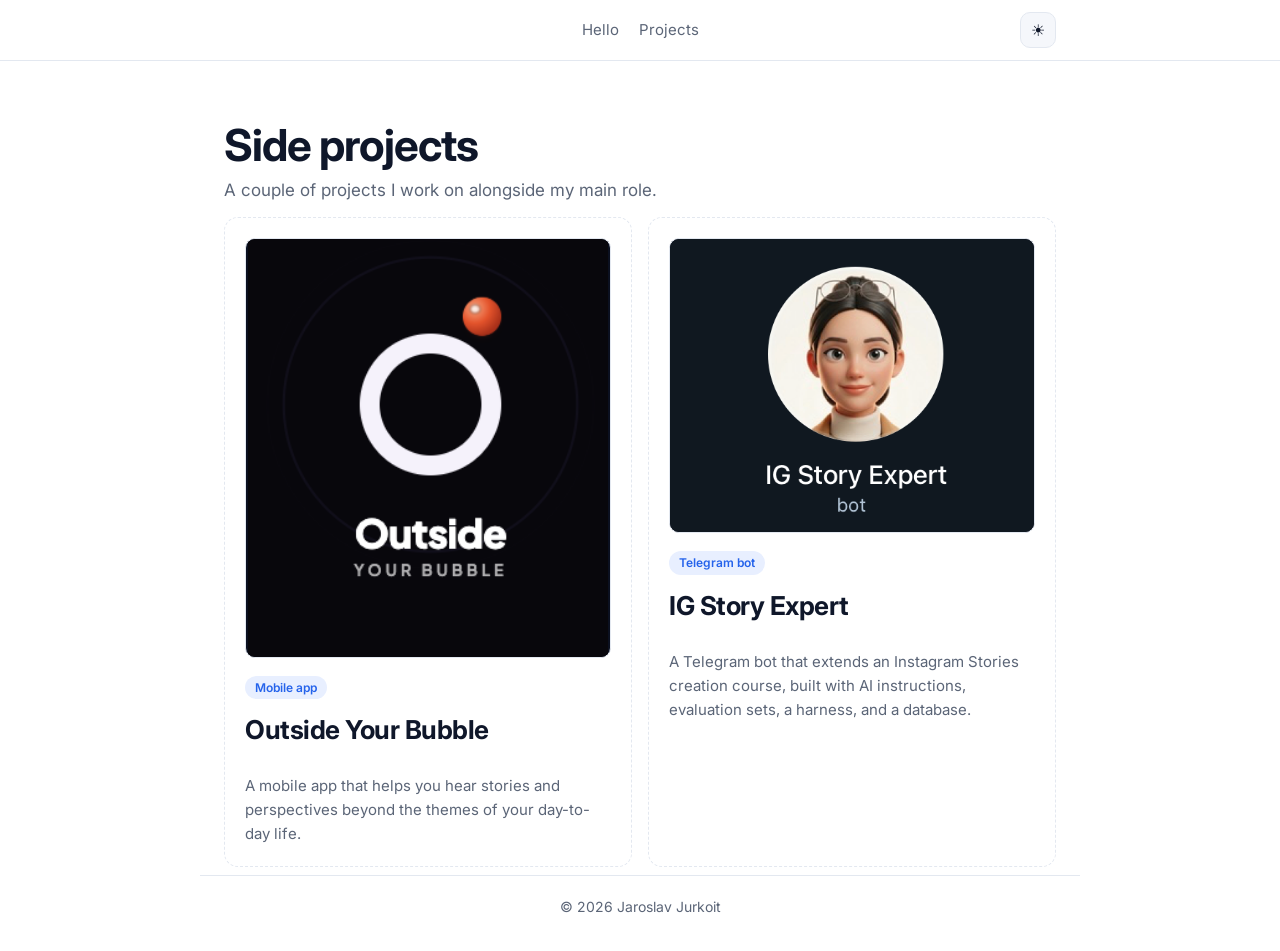
<file: v2/side-projects.html>
<!DOCTYPE html>
<html lang="en">
<head>
  <meta charset="UTF-8">
  <meta name="viewport" content="width=device-width, initial-scale=1.0">
  <title>Side Projects — Jaroslav Jurkoit</title>
  <meta name="description" content="Side projects by Jaroslav Jurkoit.">
  <link rel="icon" type="image/png" href="favicon.png">
  <link rel="preconnect" href="https://fonts.googleapis.com">
  <link rel="preconnect" href="https://fonts.gstatic.com" crossorigin>
  <link href="https://fonts.googleapis.com/css2?family=Inter:wght@400;500;600;700&display=swap" rel="stylesheet">
  <link rel="stylesheet" href="../style.css">
  <link rel="stylesheet" href="v2.css">
</head>
<body>
  <header class="nav">
    <div class="container nav-inner">
      <nav>
        <a href="../index.html#hello">Hello</a>
        <a href="side-projects.html" aria-current="page">Projects</a>
      </nav>
      <button class="theme-toggle" id="themeToggle" aria-label="Toggle dark mode">
        <span class="icon-sun">☀</span><span class="icon-moon">☾</span>
      </button>
    </div>
  </header>

  <main id="top">
    <section class="container section">
      <h1>Side projects</h1>
      <p class="lead">A couple of projects I work on alongside my main role.</p>
      <div class="grid cards">
        <article class="card placeholder reveal">
          <img class="side-project-image" src="outside-project.png" alt="Outside — Your Bubble mobile app logo">
          <span class="badge">Mobile app</span>
          <h2>Outside Your Bubble</h2>
          <p>A mobile app that helps you hear stories and perspectives beyond the themes of your day-to-day life.</p>
        </article>
        <article class="card placeholder reveal">
          <img class="side-project-image" src="ig-story-expert.png" alt="IG Story Expert Telegram bot profile image">
          <span class="badge">Telegram bot</span>
          <h2>IG Story Expert</h2>
          <p>A Telegram bot that extends an Instagram Stories creation course, built with AI instructions, evaluation sets, a harness, and a database.</p>
        </article>
      </div>
    </section>
  </main>

  <footer class="container footer">
    © <span id="year"></span> Jaroslav Jurkoit
  </footer>

  <script src="v2.js"></script>
</body>
</html>
</file>
<file: style.css>
:root {
  --bg: #ffffff;
  --bg-soft: #f5f7fb;
  --text: #0f172a;
  --muted: #5b6577;
  --border: #e3e8f0;
  --accent: #2563eb;
  --accent-soft: #e8efff;
}

@media (prefers-color-scheme: dark) {
  :root:not([data-theme="light"]) {
    --bg: #0d1117;
    --bg-soft: #161b22;
    --text: #e6edf3;
    --muted: #9aa5b4;
    --border: #262d37;
    --accent: #6ea8ff;
    --accent-soft: #1a2638;
  }
}

:root[data-theme="dark"] {
  --bg: #0d1117;
  --bg-soft: #161b22;
  --text: #e6edf3;
  --muted: #9aa5b4;
  --border: #262d37;
  --accent: #6ea8ff;
  --accent-soft: #1a2638;
}

* { box-sizing: border-box; }

html { scroll-behavior: smooth; scroll-padding-top: 72px; }

body {
  margin: 0;
  font-family: 'Inter', system-ui, -apple-system, sans-serif;
  background: var(--bg);
  color: var(--text);
  line-height: 1.6;
  transition: background .2s, color .2s;
}

a { color: var(--accent); text-decoration: none; }

.container { max-width: 880px; margin: 0 auto; padding: 0 24px; }

/* Nav */
.nav {
  position: sticky; top: 0; z-index: 10;
  background: color-mix(in srgb, var(--bg) 85%, transparent);
  backdrop-filter: blur(8px);
  border-bottom: 1px solid var(--border);
}
.nav-inner { position: relative; display: flex; align-items: center; gap: 24px; height: 60px; }
.nav nav {
  position: absolute; left: 50%; transform: translateX(-50%);
  display: flex; gap: 20px;
}
.nav nav a { color: var(--muted); font-size: 15px; }
.nav nav a:hover { color: var(--text); }
.theme-toggle {
  border: 1px solid var(--border); background: var(--bg-soft); color: var(--text);
  width: 36px; height: 36px; margin-left: auto;
  border-radius: 10px; cursor: pointer; font-size: 16px;
}
.icon-moon { display: none; }
:root[data-theme="dark"] .icon-sun { display: none; }
:root[data-theme="dark"] .icon-moon { display: inline; }
@media (prefers-color-scheme: dark) {
  :root:not([data-theme="light"]) .icon-sun { display: none; }
  :root:not([data-theme="light"]) .icon-moon { display: inline; }
}

/* Hero */
.hero { display: flex; gap: 40px; align-items: center; padding-top: 80px; padding-bottom: 40px; }
.avatar {
  flex-shrink: 0; width: 140px; height: 140px;
  padding: 4px; border-radius: 24px; overflow: hidden;
  background: linear-gradient(135deg, var(--accent), #7c3aed);
  box-shadow: 0 18px 30px rgba(15, 23, 42, 0.16);
}
.avatar img {
  display: block; width: 100%; height: 100%; object-fit: cover;
  object-position: center 15%; border: 1px solid var(--bg);
  border-radius: 20px;
}
.eyebrow { margin: 0; color: var(--muted); }
h1 { font-size: 44px; line-height: 1.1; margin: 4px 0 8px; letter-spacing: -1px; }
.role { font-size: 20px; font-weight: 600; color: var(--accent); margin: 0 0 16px; }
.lead { font-size: 17px; color: var(--muted); margin: 0 0 12px; max-width: 600px; }
.meta { color: var(--muted); margin: 0 0 20px; font-size: 15px; }

.links { display: flex; gap: 12px; flex-wrap: wrap; }
.links.center { justify-content: center; }
.btn {
  display: inline-block; padding: 10px 18px; border-radius: 10px;
  border: 1px solid var(--border); color: var(--text); font-weight: 500;
  transition: transform .15s, border-color .15s;
}
.btn:hover { transform: translateY(-1px); border-color: var(--accent); }
.btn.primary { background: var(--accent); border-color: var(--accent); color: #fff; }

/* Sections */
.section { padding-top: 56px; padding-bottom: 8px; }
h2 { font-size: 26px; margin: 0 0 24px; letter-spacing: -.5px; }
h3 { font-size: 17px; margin: 0 0 6px; }
.sub { margin-top: 32px; margin-bottom: 12px; color: var(--muted); font-weight: 600; }

.grid.cards { display: grid; grid-template-columns: repeat(2, 1fr); gap: 16px; }
.card {
  background: var(--bg-soft); border: 1px solid var(--border);
  border-radius: 14px; padding: 20px;
}
.card p { margin: 0; color: var(--muted); font-size: 15px; }
.card.placeholder { border-style: dashed; background: transparent; }
.badge {
  display: inline-block; font-size: 12px; font-weight: 600; margin-bottom: 10px;
  padding: 2px 10px; border-radius: 999px; background: var(--accent-soft); color: var(--accent);
}

.tags { list-style: none; padding: 0; margin: 0; display: flex; flex-wrap: wrap; gap: 8px; }
.tags li {
  padding: 4px 12px; border-radius: 999px; font-size: 14px;
  background: var(--accent-soft); color: var(--accent);
}

/* Timeline */
.timeline { list-style: none; padding: 0; margin: 0; border-left: 2px solid var(--border); }
.timeline > li { position: relative; padding: 0 0 28px 28px; }
.timeline > li::before {
  content: ''; position: absolute; left: -7px; top: 6px;
  width: 12px; height: 12px; border-radius: 50%;
  background: var(--bg); border: 2px solid var(--accent);
}
.timeline > li:first-child::before { background: var(--accent); }
.when { font-size: 14px; color: var(--muted); font-weight: 500; }
.what h3 span { color: var(--muted); font-weight: 500; }
.note { margin: 0; font-size: 14px; color: var(--muted); font-style: italic; }
.what ul { margin: 6px 0 0; padding-left: 18px; color: var(--muted); font-size: 15px; }
.what li { margin-bottom: 4px; }

/* Project video */
.project-demo {
  display: grid;
  grid-template-columns: 1.5fr 1fr;
  gap: 24px;
  align-items: center;
  background: var(--bg-soft);
  border: 1px solid var(--border);
  border-radius: 20px;
  padding: 20px;
}
.video-wrap {
  border-radius: 16px;
  overflow: hidden;
  background: #0b1020;
  border: 1px solid rgba(148, 163, 184, .25);
}
.project-video {
  display: block;
  width: 100%;
  aspect-ratio: 16 / 9;
  background: #0b1020;
}
.project-copy p { margin: 0; color: var(--muted); font-size: 15px; }
.project-copy h3 { margin-top: 8px; margin-bottom: 10px; }

/* Education / languages */
.two-col { display: grid; grid-template-columns: 1fr 1fr; gap: 40px; }
.plain { list-style: none; padding: 0; margin: 0; }
.plain li { margin-bottom: 14px; }
.plain span { color: var(--muted); font-size: 15px; }

/* Contact */
.contact { text-align: center; padding-bottom: 40px; }
.contact p { color: var(--muted); margin: 0 0 20px; }

.footer {
  border-top: 1px solid var(--border); padding-top: 20px; padding-bottom: 32px;
  color: var(--muted); font-size: 14px; text-align: center;
}

/* Mobile */
@media (max-width: 680px) {
  .nav nav { display: none; }
  .theme-toggle { margin-left: auto; }
  .hero { flex-direction: column; align-items: flex-start; gap: 24px; padding-top: 48px; }
  .avatar { width: 140px; height: 140px; border-radius: 24px; }
  .avatar img { border-radius: 20px; }
  h1 { font-size: 34px; }
  .grid.cards, .two-col, .project-demo { grid-template-columns: 1fr; }
  .two-col { gap: 16px; }
  .project-demo { padding: 14px; }
}

.role-item { margin-top: 14px; }
.role-item h4 { font-size: 15px; margin: 0; font-weight: 600; }
.role-item h4 span { display: block; font-size: 13px; color: var(--muted); font-weight: 500; }
</file>
<file: v2/v2.css>
/* Additions on top of ../style.css */

/* Soft reveal (from concept 1) */
.reveal { opacity: 0; transform: translateY(24px); transition: opacity .7s ease, transform .7s ease; }
.reveal.visible { opacity: 1; transform: none; }

.hero-character {
  display: grid;
  grid-template-columns: minmax(0, 1fr) minmax(0, 270px);
  gap: 40px;
  max-width: 880px;
  margin: 0 auto;
  padding: 72px 24px 24px;
  align-items: center;
}
.hero-character .hero-copy { display: flex; flex-direction: column; justify-content: center; }
.hero-art { display: flex; justify-content: center; min-width: 0; }
/* Character sits beside the copy, roughly its height, feet on the baseline */
.hero-art img { display: block; width: 100%; max-width: 270px; height: auto; }

/* Now — one spacing rhythm: 32px between blocks, 8px label→text */
.now {
  background: var(--bg-soft); border: 1px solid var(--border);
  border-radius: 14px; padding: 36px;
  display: grid; gap: 32px;
}
.now p { margin: 0; line-height: 1.6; }
.now-head p { font-size: 18px; font-weight: 500; }

/* Order-to-payment flow, lit up in sequence */
.p2p { list-style: none; margin: 0; padding: 0; display: flex; align-items: center; flex-wrap: wrap; row-gap: 12px; }
.p2p li { display: flex; align-items: center; gap: 8px; font-size: 14px; font-weight: 600; white-space: nowrap; animation: p2pLit 5s infinite; }
.p2p li:not(:last-child)::after { content: ""; width: 32px; height: 2px; margin: 0 12px; background: var(--border); }
.p2p-dot {
  width: 24px; height: 24px; border-radius: 50%; display: grid; place-items: center;
  font-size: 12px; background: var(--accent-soft); color: var(--accent);
}
.p2p li:nth-child(2) { animation-delay: .6s; } .p2p li:nth-child(3) { animation-delay: 1.2s; }
.p2p li:nth-child(4) { animation-delay: 1.8s; } .p2p li:nth-child(5) { animation-delay: 2.4s; }
@keyframes p2pLit { 0%, 14%, 100% { color: var(--text); } 4%, 10% { color: var(--accent); } }
.p2p li:nth-child(n) .p2p-dot { animation: p2pDot 5s infinite; animation-delay: inherit; }
@keyframes p2pDot { 0%, 14%, 100% { background: var(--accent-soft); color: var(--accent); } 4%, 10% { background: var(--accent); color: #fff; } }

/* Labels: small caps above the text */
.now h4 { margin: 0 0 8px; font-size: 12px; font-weight: 700; text-transform: uppercase; letter-spacing: .1em; color: var(--accent); }

/* Reading order: problem -> what we're doing -> impact -> context */
.now-pair { display: grid; grid-template-columns: 1fr 1fr; gap: 40px; }
.now-pair > div { padding-left: 16px; border-left: 3px solid var(--border); }
.now-pair p { font-size: 17px; font-weight: 500; color: var(--text); }

.now-small { display: grid; grid-template-columns: repeat(3, 1fr); gap: 24px 40px; padding-top: 32px; border-top: 1px solid var(--border); }
.now-small h4 { color: var(--text); }
.now-small p { font-size: 15px; color: var(--muted); }

/* Impact: the one to read. Box bleeds out so its text keeps the same left edge */
.now-impact {
  margin: 0 -16px; padding: 12px 16px 12px 13px; border-radius: 8px;
  background: var(--accent-soft); border-left: 3px solid var(--accent);
}
.now-impact h4 { color: var(--accent); }
.now-impact p { font-size: 15px; font-weight: 500; }

.more { justify-self: start; font-size: 15px; font-weight: 500; }

/* Path */
.path-intro { margin: -12px 0 28px; color: var(--muted); }
.path { position: relative; list-style: none; margin: 0; padding: 0 0 0 36px; }
.path-line {
  position: absolute; left: 5px; top: 8px; bottom: 8px; width: 2px;
  background: var(--border); border-radius: 2px;
}
.path-fill {
  display: block; width: 100%; height: 100%;
  background: linear-gradient(to bottom, var(--accent), #7c3aed);
  transform-origin: top; transform: scaleY(0);
}
.milestone { position: relative; padding-bottom: 28px; }
.milestone:last-child { padding-bottom: 0; }
.milestone .dot {
  position: absolute; left: -36px; top: 22px;
  width: 12px; height: 12px; border-radius: 50%;
  background: var(--bg); border: 2px solid var(--border);
  transition: background .4s, border-color .4s, box-shadow .4s;
}
.milestone.reached .dot {
  background: var(--accent); border-color: var(--accent);
  box-shadow: 0 0 0 5px var(--accent-soft);
}
.milestone .card h3 { font-size: 20px; margin: 4px 0 2px; }
.milestone .card p { margin: 6px 0 0; }
.milestone .card .note { margin: 0; }
.gave {
  margin-top: 14px !important; padding-top: 12px; border-top: 1px dashed var(--border);
  color: var(--text) !important;
}
.gave strong {
  display: block; font-size: 12px; text-transform: uppercase; letter-spacing: .08em;
  color: var(--accent); margin-bottom: 2px;
}

@media (max-width: 680px) {
  .hero-character { grid-template-columns: minmax(0, 1fr); gap: 16px; padding-top: 48px; }
  .hero-art { order: -1; justify-content: flex-start; }
  .hero-art img { max-width: 150px; }
  .how-points { grid-template-columns: 1fr; gap: 20px; }
  .now { padding: 24px; gap: 28px; }
  .now-pair, .now-small { grid-template-columns: 1fr; }
  .now-pair { gap: 24px; }
  .now-impact { margin: 0 -12px; padding: 16px 12px 16px 9px; }
  .p2p li:not(:last-child)::after { width: 12px; margin: 0 6px; }
}

@media (prefers-reduced-motion: reduce) {
  .reveal { opacity: 1; transform: none; transition: none; }
  .path-fill { transform: scaleY(1); }
  .p2p li, .p2p-dot { animation: none !important; }
}

/* How I work */
.how-lead { margin: -8px 0 28px; font-size: 17px; color: var(--muted); }
/* Same bar + label treatment as the problem / what we're doing pair */
.how-points { display: grid; grid-template-columns: repeat(3, 1fr); gap: 32px; margin-bottom: 32px; }
.how-points > div { padding-left: 16px; border-left: 3px solid var(--border); }
.how-points h4 { margin: 0 0 8px; font-size: 12px; font-weight: 700; text-transform: uppercase; letter-spacing: .1em; color: var(--accent); }
.how-points p { margin: 0; font-size: 15px; line-height: 1.6; }
.project-copy .how-note { margin-top: 16px; padding-top: 14px; border-top: 1px solid var(--border); font-size: 13px; }

/* Achievements */
.side-project-image {
  display: block;
  width: 100%;
  max-height: 420px;
  margin-bottom: 16px;
  border: 1px solid var(--border);
  border-radius: 10px;
  object-fit: contain;
  object-position: center;
  background: #0b1020;
}
.story-card dl { margin: 0; font-size: 15px; }
.story-card dt {
  margin-top: 10px; font-size: 12px; font-weight: 600; text-transform: uppercase;
  letter-spacing: .08em; color: var(--accent);
}
.story-card dd { margin: 2px 0 0; color: var(--muted); }
.card.reveal { transition-delay: 0s; }
</file>
<file: v2/audiences.css>
#audiences {
  --aud-paper: var(--bg-soft);
  --aud-surface: var(--bg);
  --aud-ink: var(--text);
  --aud-muted: var(--muted);
  --aud-rule: var(--border);
  --aud-cobalt: var(--accent);
  --aud-tint: var(--accent-soft);
  --aud-lane: var(--accent-soft);
  --aud-error: #b42318;
}

:root[data-theme="dark"] #audiences { --aud-error: #ff8a80; }
@media (prefers-color-scheme: dark) {
  :root:not([data-theme="light"]) #audiences { --aud-error: #ff8a80; }
}

#audiences .aud-wrap { max-width: 980px; margin: 0 auto; }
#audiences h2 { font-size: clamp(32px, 4.4vw, 48px); line-height: 1.05; margin-bottom: 10px; }
#audiences .aud-lead { color: var(--aud-muted); margin: 0 0 24px; max-width: 560px; }
#audiences .aud-tabs {
  display: inline-flex; gap: 4px; padding: 4px; margin-bottom: 16px;
  border: 1px solid var(--aud-rule); border-radius: 999px; background: var(--aud-surface);
}
#audiences .aud-tabs button {
  min-height: 44px; padding: 0 18px; border: 0; border-radius: 999px;
  color: var(--aud-ink); background: none; font-family: inherit; font-size: 15px; font-weight: 500; cursor: pointer;
}
#audiences .aud-tabs button[aria-selected="true"] { color: var(--aud-paper); background: var(--aud-ink); }
#audiences .aud-tabs button:focus-visible { outline: 2px solid var(--aud-cobalt); outline-offset: 2px; }
#audiences .aud-card {
  display: grid; grid-template-columns: minmax(0, 1fr) minmax(0, 1fr); gap: 28px;
  padding: 24px; border: 1px solid var(--aud-rule); border-radius: 18px; background: var(--aud-surface);
}
#audiences .aud-kicker { margin: 0 0 4px; color: var(--aud-muted); font: 13px ui-monospace, SFMono-Regular, Menlo, monospace; }
#audiences .aud-card h3 { margin: 0 0 12px; font-size: 20px; }
#audiences .aud-items { display: grid; gap: 4px; margin: 0; padding: 0; list-style: none; transition: opacity .2s; }
#audiences .aud-items.swap { opacity: 0; }
#audiences .aud-items li {
  display: grid; grid-template-columns: 26px 1fr; gap: 10px; padding: 8px;
  border-radius: 10px; font-size: 15px; cursor: pointer; outline: none;
}
#audiences .aud-items li:hover,
#audiences .aud-items li.hl,
#audiences .aud-items li:focus-visible { background: var(--aud-tint); }
#audiences .aud-n {
  display: grid; place-items: center; width: 26px; height: 26px;
  border: 2px solid var(--aud-ink); border-radius: 50%;
  font: 600 12px ui-monospace, SFMono-Regular, Menlo, monospace;
}
#audiences .aud-items li.hl .aud-n { border-color: var(--aud-cobalt); color: #fff; background: var(--aud-cobalt); }
#audiences code, #audiences .aud-f { font-family: ui-monospace, SFMono-Regular, Menlo, monospace; font-size: .88em; }
#audiences .aud-f { font-weight: 600; }
#audiences .aud-stage {
  display: grid; align-content: start; gap: 12px; min-height: 270px;
  padding: 18px; border-radius: 14px; background: var(--aud-paper);
}
#audiences .aud-stage[hidden] { display: none; }
#audiences [data-aud-to] { transition: opacity .4s, translate .4s; }
#audiences .aud-armed [data-aud-to]:not(.aud-on) { opacity: 0; translate: 0 6px; }
#audiences .aud-stage.hl-mode [data-aud-to]:not(.hl) { opacity: .25; }
#audiences [data-aud-to].hl { outline: 2px solid var(--aud-cobalt); outline-offset: 3px; border-radius: 8px; }
#audiences .aud-screen-title { font-weight: 600; font-size: 15px; }
#audiences .aud-fld label { display: block; margin-bottom: 4px; color: var(--aud-muted); font-size: 12px; font-weight: 600; }
#audiences .aud-box {
  padding: 8px 10px; border: 1.5px solid var(--aud-error); border-radius: 8px;
  background: var(--aud-surface); font: 14px ui-monospace, SFMono-Regular, Menlo, monospace;
}
#audiences .aud-err { margin-top: 4px; color: var(--aud-error); font-size: 12.5px; }
#audiences .aud-save { display: flex; flex-wrap: wrap; align-items: center; gap: 12px; }
#audiences .aud-btn { padding: 8px 16px; border-radius: 8px; color: var(--aud-paper); background: var(--aud-ink); font-size: 14px; font-weight: 600; }
#audiences .aud-ok { color: var(--aud-cobalt); font-size: 13px; font-weight: 600; }
#audiences .aud-code {
  overflow-x: auto; padding: 8px 12px; border: 1px solid var(--aud-rule); border-radius: 8px;
  background: var(--aud-surface); font: 13px/1.5 ui-monospace, SFMono-Regular, Menlo, monospace; white-space: nowrap;
}
#audiences .aud-code b { color: var(--aud-cobalt); }
#audiences .aud-tables { display: grid; gap: 10px; }
#audiences .aud-tbl {
  overflow: hidden; border: 1.5px solid var(--aud-ink); border-radius: 8px;
  background: var(--aud-surface); font: 12.5px ui-monospace, SFMono-Regular, Menlo, monospace;
}
#audiences .aud-th { padding: 6px 10px; background: var(--aud-lane); font-weight: 600; }
#audiences .aud-tr { display: flex; justify-content: space-between; gap: 8px; padding: 4px 10px; }
#audiences .aud-tr span:last-child { color: var(--aud-muted); }
#audiences .aud-ghost {
  position: fixed; z-index: 20; display: grid; place-items: center; width: 26px; height: 26px;
  margin: -13px 0 0 -13px; border-radius: 50%; color: #fff; background: var(--aud-cobalt);
  font: 600 12px ui-monospace, SFMono-Regular, Menlo, monospace; pointer-events: none;
}
#audiences .aud-foot { margin: 14px 2px 0; color: var(--aud-muted); font-size: 14px; }

@media (max-width: 760px) {
  #audiences .aud-card { grid-template-columns: minmax(0, 1fr); }
}
@media (prefers-reduced-motion: reduce) {
  #audiences [data-aud-to], #audiences .aud-items { transition: none; }
}
</file>
